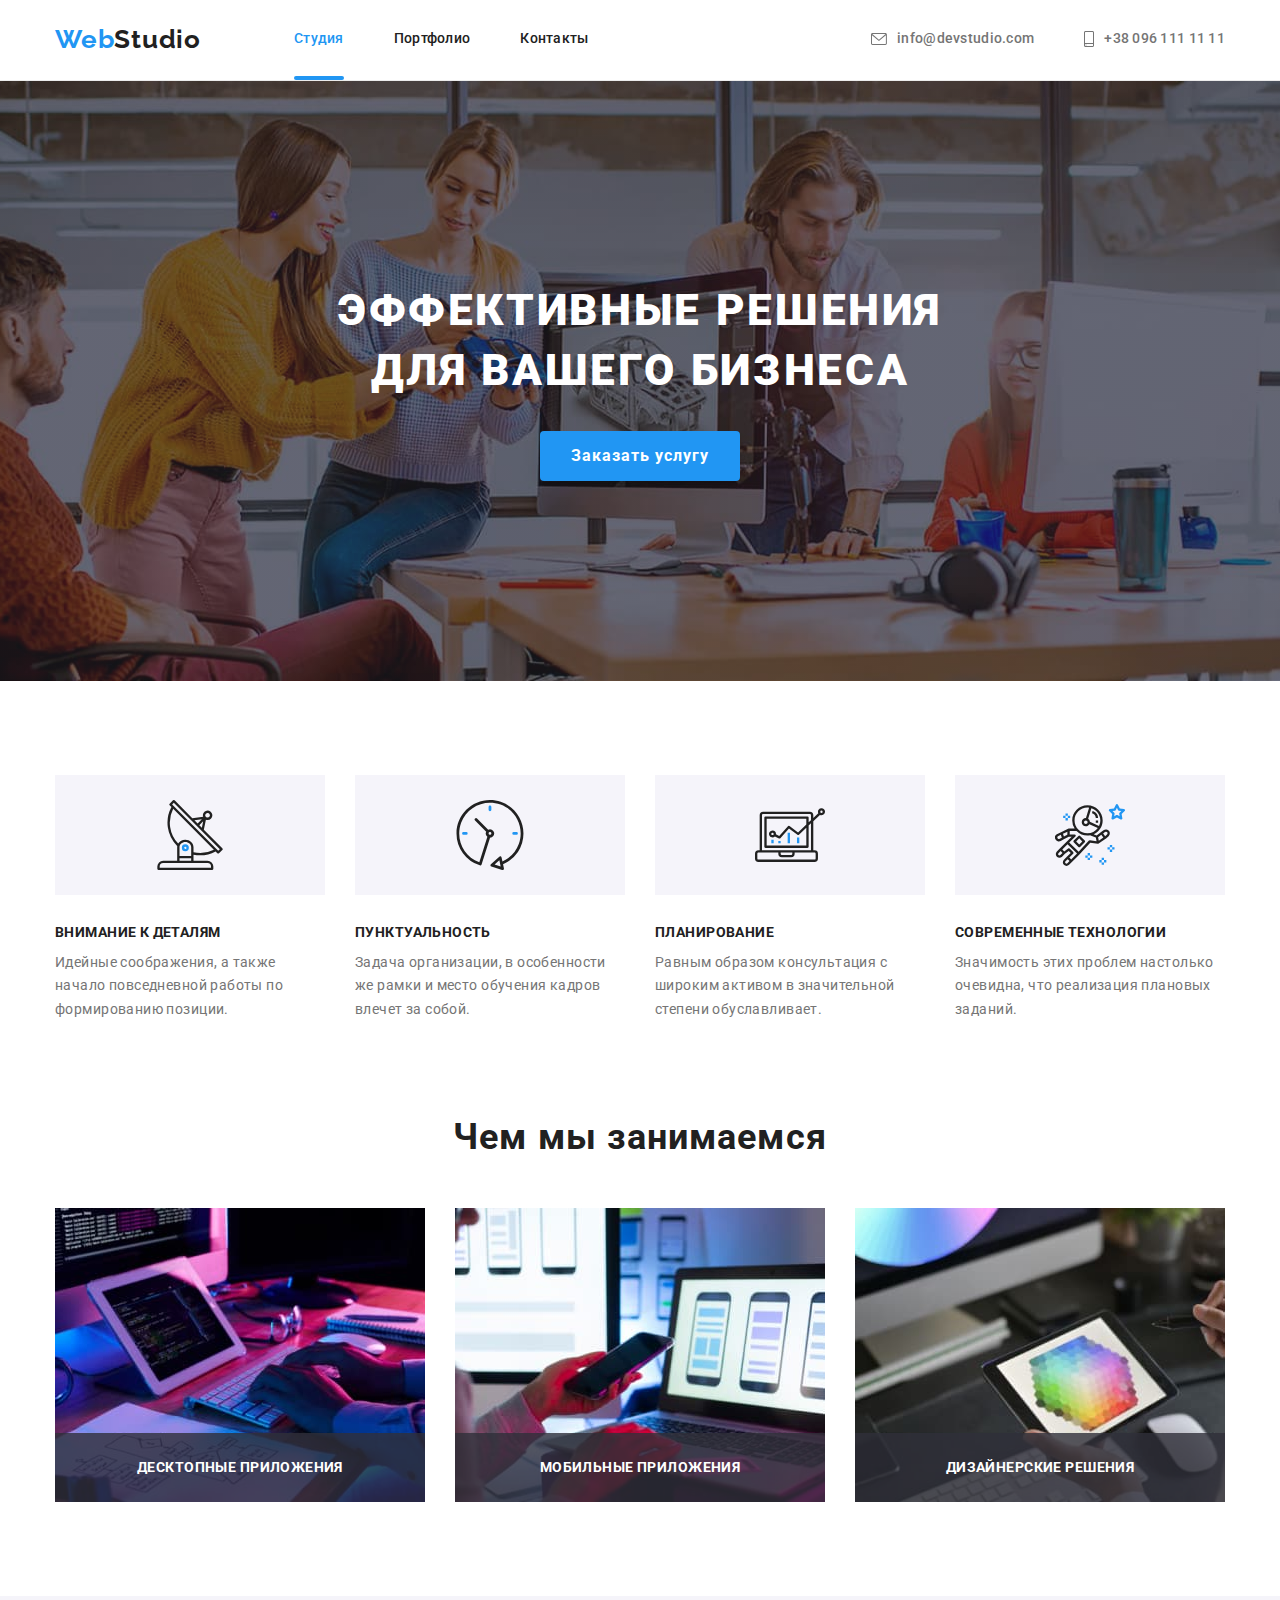
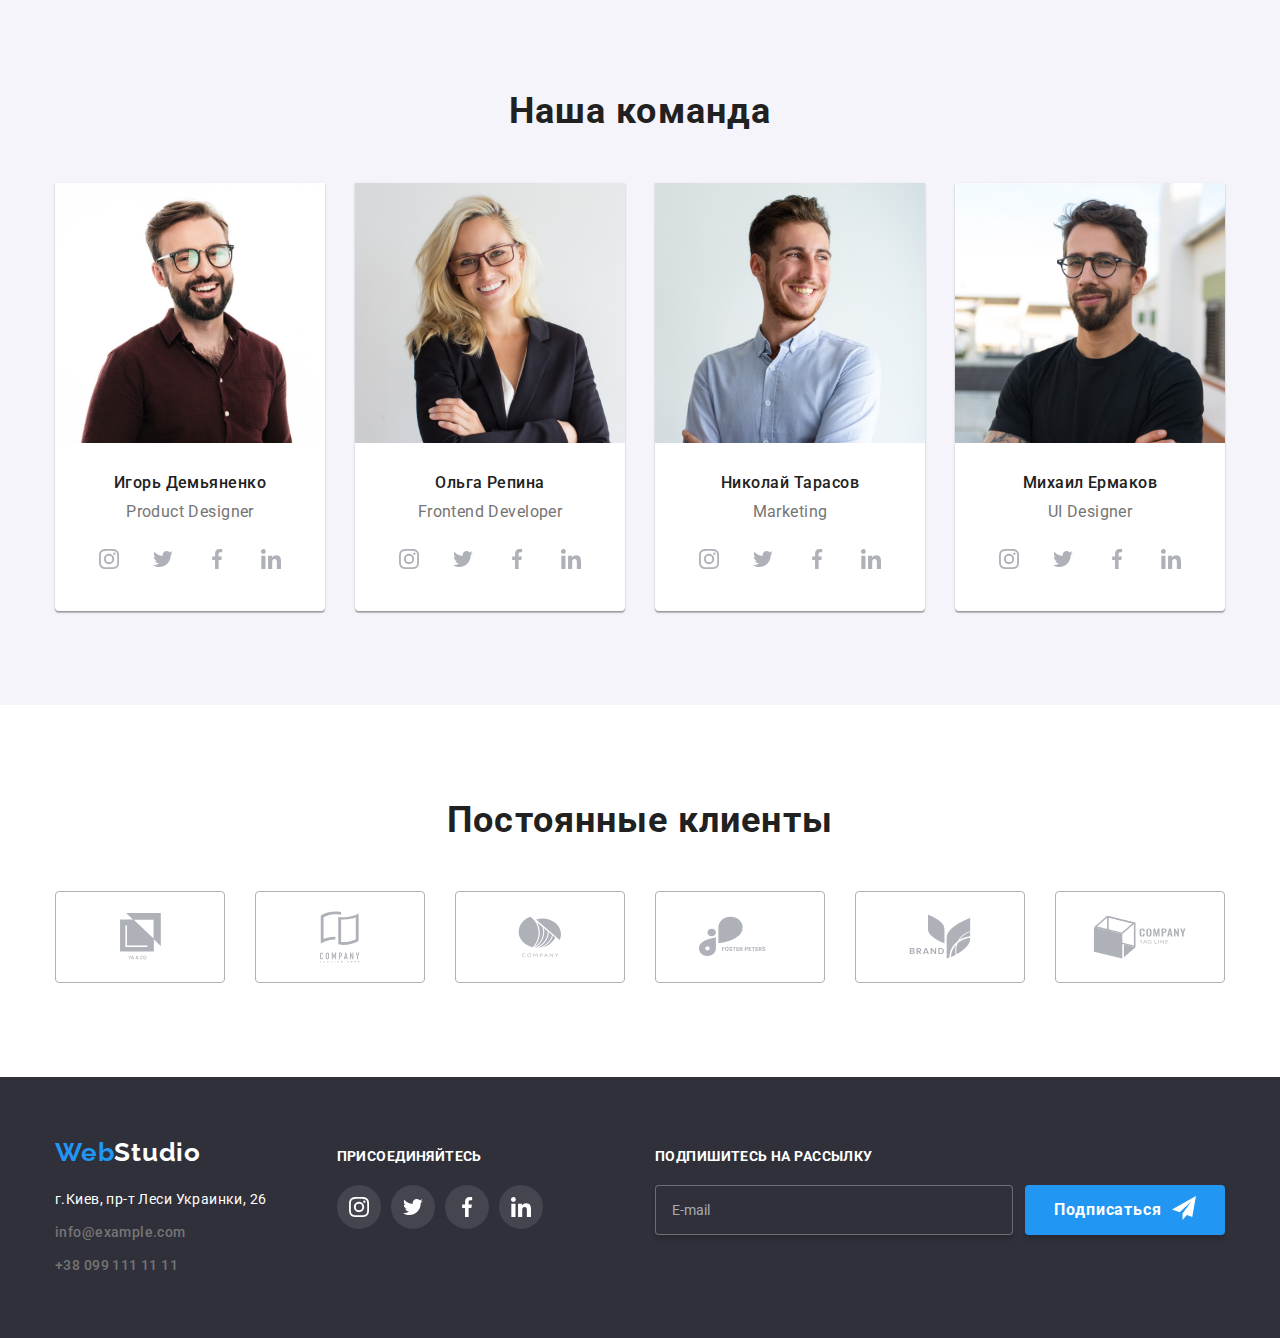
<file: index.html>
<!DOCTYPE html>
<html lang="ru">

<head>
  <meta charset="UTF-8">
  <meta http-equiv="X-UA-Compatible" content="IE=edge">
  <meta name="viewport" content="width=device-width, initial-scale=1.0">
  <link href="https://fonts.googleapis.com/css2?family=Raleway:wght@700&family=Roboto:wght@400;500;700;900&display=swap"
    rel="stylesheet">
  <link rel="stylesheet" href="https://cdnjs.cloudflare.com/ajax/libs/modern-normalize/1.1.0/modern-normalize.min.css"> 
  <link rel="stylesheet" href="./css/styles.css">
  <title>Web Studio</title>
</head>

<body>
<header class="header">
  <!-- Навигация -->
  <div class="container">
    <a href="./index.html" class="logo"><span class="logo-accent">Web</span>Studio</a>
    <nav class="main-nav">
      <ul class="site-nav">
        <li class="item"><a href="./index.html" class="link current">Студия</a></li>
        <li class="item"><a href="./portfolio.html" class="link">Портфолио</a></li>
        <li class="item"><a href="" class="link">Контакты</a></li>
      </ul>
    </nav>
    <!-- Контакты -->
    <ul class="contacts">
      <li>
        <a href="mailto:info@devstudio.com" class="link">
        <svg class="icon" width="16px" height="12px">
          <use href="./images/sprite.svg#icon-envelope"></use>
        </svg>
        info@devstudio.com
      </a>
      </li>
      <li>
        <a href="tel:+380961111111" class="link">
          <svg class="icon" width="10px" height="16px">
            <use href="./images/sprite.svg#icon-smartphone"></use>
          </svg>
        +38 096 111 11 11
      </a>
    </li>
    </ul>
  </div>
</header>

<main>
  <!-- Герой -->
  <section class="hero">
    <div class="container">
      <h1 class="hero-title">Эффективные решения для вашего бизнеса</h1>
      <button type="button" class="button" data-modal-open>Заказать услугу</button>
    </div>
  </section>
  <!--Особенности-->
  <section class="features">
    <div class="container">
      <h2 class="title">Особенности</h2>
      <ul class="cards">
        <li class="item">
          <div class="thumb">
            <svg class="icon" width="70px" height="70px">
              <use href="./images/sprite.svg#icon-antenn"></use>
            </svg>
          </div>
          <h3 class="heading">Внимание к деталям</h3>
          <p>Идейные соображения, а также начало повседневной работы по формированию позиции.</p>
        </li>
        <li class="item">
          <div class="thumb">
            <svg class="icon" width="70px" height="70px">
              <use href="./images/sprite.svg#icon-clock"></use>
            </svg>
          </div>
          <h3 class="heading">Пунктуальность</h3>
          <p>Задача организации, в особенности же рамки и место обучения кадров влечет за собой.</p>
        </li>
        <li class="item">
          <div class="thumb">
            <svg class="icon" width="70px" height="70px">
              <use href="./images/sprite.svg#icon-diagram"></use>
            </svg>
          </div>
          <h3 class="heading">Планирование</h3>
          <p>Равным образом консультация с широким активом в значительной степени обуславливает.</p>
        </li>
        <li class="item">
          <div class="thumb">
            <svg class="icon" width="70px" height="70px">
              <use href="./images/sprite.svg#icon-astronaut"></use>
            </svg>
          </div>
          <h3 class="heading">Современные технологии</h3>
          <p>Значимость этих проблем настолько очевидна, что реализация плановых заданий.</p>
        </li>
      </ul>
    </div>
  </section>
  <!-- Направление -->
  <section class="work">
    <div class="container">
      <h2 class="title">Чем мы занимаемся</h2>
      <ul class="cards">
        <li class="item">
          <a href=""><img src="./images/7.jpg" width="370" alt="Человек печатает">
            <div class="thumb">
              <h3 class="heading">Десктопные приложения</h3>
            </div>
          </a>
        </li>
        <li class="item">
          <a href=""><img src="./images/1.jpg" width="370" alt="Человек смотрит в экран телефона">
            <div class="thumb">
              <h3 class="heading">Мобильные приложения</h3>
            </div>
          </a>
        </li>
        <li class="item">
          <a href=""><img src="./images/2.jpg" width="370" alt="Человек смотрит в экран планшета">
            <div class="thumb">
              <h3 class="heading">Дизайнерские решения</h3>
            </div>
          </a>
        </li>
      </ul>
    </div>
  </section>
  <!-- Команда -->
  <section class="team">
    <div class="container">
      <h2 class="title">Наша команда</h2>
      <ul class="cards">
        <li class="item">
          <div class="card">
            <img src="./images/3.jpg" width="270" alt="Сотрудник компании">
            <h3 class="heading">Игорь Демьяненко</h3>
            <p>Product Designer</p>
            <ul class="social-links">
              <li>
                <a href="" class="link">
                  <svg class="icon" width="20px" height="20px"><use href="./images/sprite.svg#icon-instagram"></use></svg>
                </a>
              </li>
              <li>
                <a href="" class="link">
                  <svg class="icon" width="20px" height="20px">
                    <use href="./images/sprite.svg#icon-twitter"></use>
                  </svg>
                </a>
              </li>
              <li>
                <a href="" class="link">
                  <svg class="icon" width="20px" height="20px">
                    <use href="./images/sprite.svg#icon-facebook"></use>
                  </svg>
                </a>
              </li>
              <li>
                <a href="" class="link">
                  <svg class="icon" width="20px" height="20px">
                    <use href="./images/sprite.svg#icon-linkedin"></use>
                  </svg>
                </a>
              </li>
            </ul>
          </div>
        </li>
        <li class="item">
          <div class="card">
            <img src="./images/4.jpg" width="270" alt="Сотрудник компании">
            <h3 class="heading">Ольга Репина</h3>
            <p>Frontend Developer</p>
            <ul class="social-links">
              <li>
                <a href="" class="link">
                  <svg class="icon" width="20px" height="20px">
                    <use href="./images/sprite.svg#icon-instagram"></use>
                  </svg>
                </a>
              </li>
              <li>
                <a href="" class="link">
                  <svg class="icon" width="20px" height="20px">
                    <use href="./images/sprite.svg#icon-twitter"></use>
                  </svg>
                </a>
              </li>
              <li>
                <a href="" class="link">
                  <svg class="icon" width="20px" height="20px">
                    <use href="./images/sprite.svg#icon-facebook"></use>
                  </svg>
                </a>
              </li>
              <li>
                <a href="" class="link">
                  <svg class="icon" width="20px" height="20px">
                    <use href="./images/sprite.svg#icon-linkedin"></use>
                  </svg>
                </a>
              </li>
            </ul>
          </div>
        </li>
        <li class="item">
          <div class="card">
            <img src="./images/5.jpg" width="270" alt="Сотрудник компании">
            <h3 class="heading">Николай Тарасов</h3>
            <p>Marketing</p>
            <ul class="social-links">
              <li>
                <a href="" class="link">
                  <svg class="icon" width="20px" height="20px">
                    <use href="./images/sprite.svg#icon-instagram"></use>
                  </svg>
                </a>
              </li>
              <li>
                <a href="" class="link">
                  <svg class="icon" width="20px" height="20px">
                    <use href="./images/sprite.svg#icon-twitter"></use>
                  </svg>
                </a>
              </li>
              <li>
                <a href="" class="link">
                  <svg class="icon" width="20px" height="20px">
                    <use href="./images/sprite.svg#icon-facebook"></use>
                  </svg>
                </a>
              </li>
              <li>
                <a href="" class="link">
                  <svg class="icon" width="20px" height="20px">
                    <use href="./images/sprite.svg#icon-linkedin"></use>
                  </svg>
                </a>
              </li>
            </ul>
          </div>
        </li>
        <li class="item">
          <div class="card">
            <img src="images/6.jpg" width="270" alt="Сотрудник компании">
            <h3 class="heading">Михаил Ермаков</h3>
            <p>UI Designer</p>
            <ul class="social-links">
              <li>
                <a href="" class="link">
                  <svg class="icon" width="20px" height="20px">
                    <use href="./images/sprite.svg#icon-instagram"></use>
                  </svg>
                </a>
              </li>
              <li>
                <a href="" class="link">
                  <svg class="icon" width="20px" height="20px">
                    <use href="./images/sprite.svg#icon-twitter"></use>
                  </svg>
                </a>
              </li>
              <li>
                <a href="" class="link">
                  <svg class="icon" width="20px" height="20px">
                    <use href="./images/sprite.svg#icon-facebook"></use>
                  </svg>
                </a>
              </li>
              <li>
                <a href="" class="link">
                  <svg class="icon" width="20px" height="20px">
                    <use href="./images/sprite.svg#icon-linkedin"></use>
                  </svg>
                </a>
              </li>
            </ul>
          </div>
        </li>
      </ul>
    </div>
  </section>
  <section class="clients">
    <div class="container">
      <h2 class="title">Постоянные клиенты</h2>
      <ul class="cards">
        <li class="card-item">
          <a href="" class="link">
            <svg class="icon" width="41px" height="46.7px">
              <use href="./images/sprite.svg#icon-group-1"></use>
            </svg>
          </a>
        </li>
        <li class="card-item">
          <a href="" class="link">
            <svg class="icon" width="40" height="52">
              <use href="./images/sprite.svg#icon-group-2"></use>
            </svg>
          </a>
        </li>
        <li class="card-item">
          <a href="" class="link">
            <svg class="icon" width="43.46" height="41.18">
              <use href="./images/sprite.svg#icon-group-3"></use>
            </svg>
          </a>
        </li>
        <li class="card-item">
          <a href="" class="link">
            <svg class="icon" width="84.44" height="40.62">
              <use href="./images/sprite.svg#icon-group-4"></use>
            </svg>
          </a>
        </li>
        <li class="card-item">
          <a href="" class="link">
            <svg class="icon" width="62.54" height="45.43">
              <use href="./images/sprite.svg#icon-group-5"></use>
            </svg>
          </a>
        </li>
        <li class="card-item">
          <a href="" class="link">
            <svg class="icon" width="93.79" height="43.93">
              <use href="./images/sprite.svg#icon-group-6"></use>
            </svg>
          </a>
        </li>
      </ul>
    </div>
  </section>
  <!-- modal window -->
  <div class="modal-overlay is-hidden" data-modal>
    <div class="modal">
      <button class="modal-close" type="button" data-modal-close></button>
      <form class="modal-form">
        <h2 class="title">Оставьте свои данные, мы вам перезвоним</h2>
        <ul class="inputs">
          <li class="item">
            <label class="form-field">
              <span class="label">Имя</span>
              <svg class="icon" width="18" height="18">
                <use href="./images/sprite.svg#person-icon"></use>
              </svg>
              <input class="input" type="text" name="name">
            </label>
          </li>
          <li class="item">
            <label class="form-field">
              <span class="label">Телефон</span>
              <svg class="icon" width="18" height="18">
                <use href="./images/sprite.svg#phone-icon"></use>
              </svg>
              <input class="input" type="tel" name="tel">
            </label>
          </li>
          <li class="item">
            <label class="form-field">
              <span class="label">Почта</span>
              <svg class="icon" width="18" height="18">
                <use href="./images/sprite.svg#email-icon"></use>
              </svg>
              <input class="input" type="email" name="email">
            </label>
          </li>
          <li class="item">
            <label class="form-field">
              <span class="label">Коментарий</span>
              <textarea class="textarea" name="comment" placeholder="Введите текст"></textarea>
            </label>
          </li>
        </ul>
        <label class="check">
          <input class="checkbox visually-hidden" type="checkbox" name="rights" value="accepted">
          <span class="check-input"></span>
          <span class="label">Соглашаюсь с рассылкой и принимаю</span>
          <a href="" class="link">Условия договора</a>
        </label>
        <button class="button" type="submit">Отправить</button>
      </form>
    </div>
  </div>
</main>

<footer class="footer">
  <div class="container">
    <div class="column">
      <a href="" class="logo"><span class="logo-accent">Web</span>Studio</a>
      <address class="address">
        <p>г.Киев, пр-т Леси Украинки, 26</p>
        <div class="items">
          <a href="mailto:info@example.com" class="link">info@example.com</a>
          <a href="tel:+380991111111" class="link">+38 099 111 11 11</a>
        </div>
      </address>
    </div>
    <div class="column">
      <h3 class="heading">Присоединяйтесь</h3>
      <ul class="social-links">
        <li>
          <a href="" class="social-link">
            <svg class="icon" width="20px" height="20px">
              <use href="./images/sprite.svg#icon-instagram"></use>
            </svg>
          </a>
        </li>
        <li>
          <a href="" class="social-link">
            <svg class="icon" width="20px" height="20px">
              <use href="./images/sprite.svg#icon-twitter"></use>
            </svg>
          </a>
        </li>
        <li>
          <a href="" class="social-link">
            <svg class="icon" width="20px" height="20px">
              <use href="./images/sprite.svg#icon-facebook"></use>
            </svg>
          </a>
        </li>
        <li>
          <a href="" class="social-link">
            <svg class="icon" width="20px" height="20px">
              <use href="./images/sprite.svg#icon-linkedin"></use>
            </svg>
          </a>
        </li>
      </ul>
    </div>
    <div class="column">
      <form class="footer-form">
        <div class="form-column">
          <h3 class="heading">Подпишитесь на рассылку</h3>
          <input class="input" type="email" name="email" placeholder="E-mail">
        </div>
        <button class="button" type="submit">Подписаться</button>
      </form>
    </div>
  </div>
</footer>
<script src="./js/modal.js"></script>
</body>

</html>
</file>
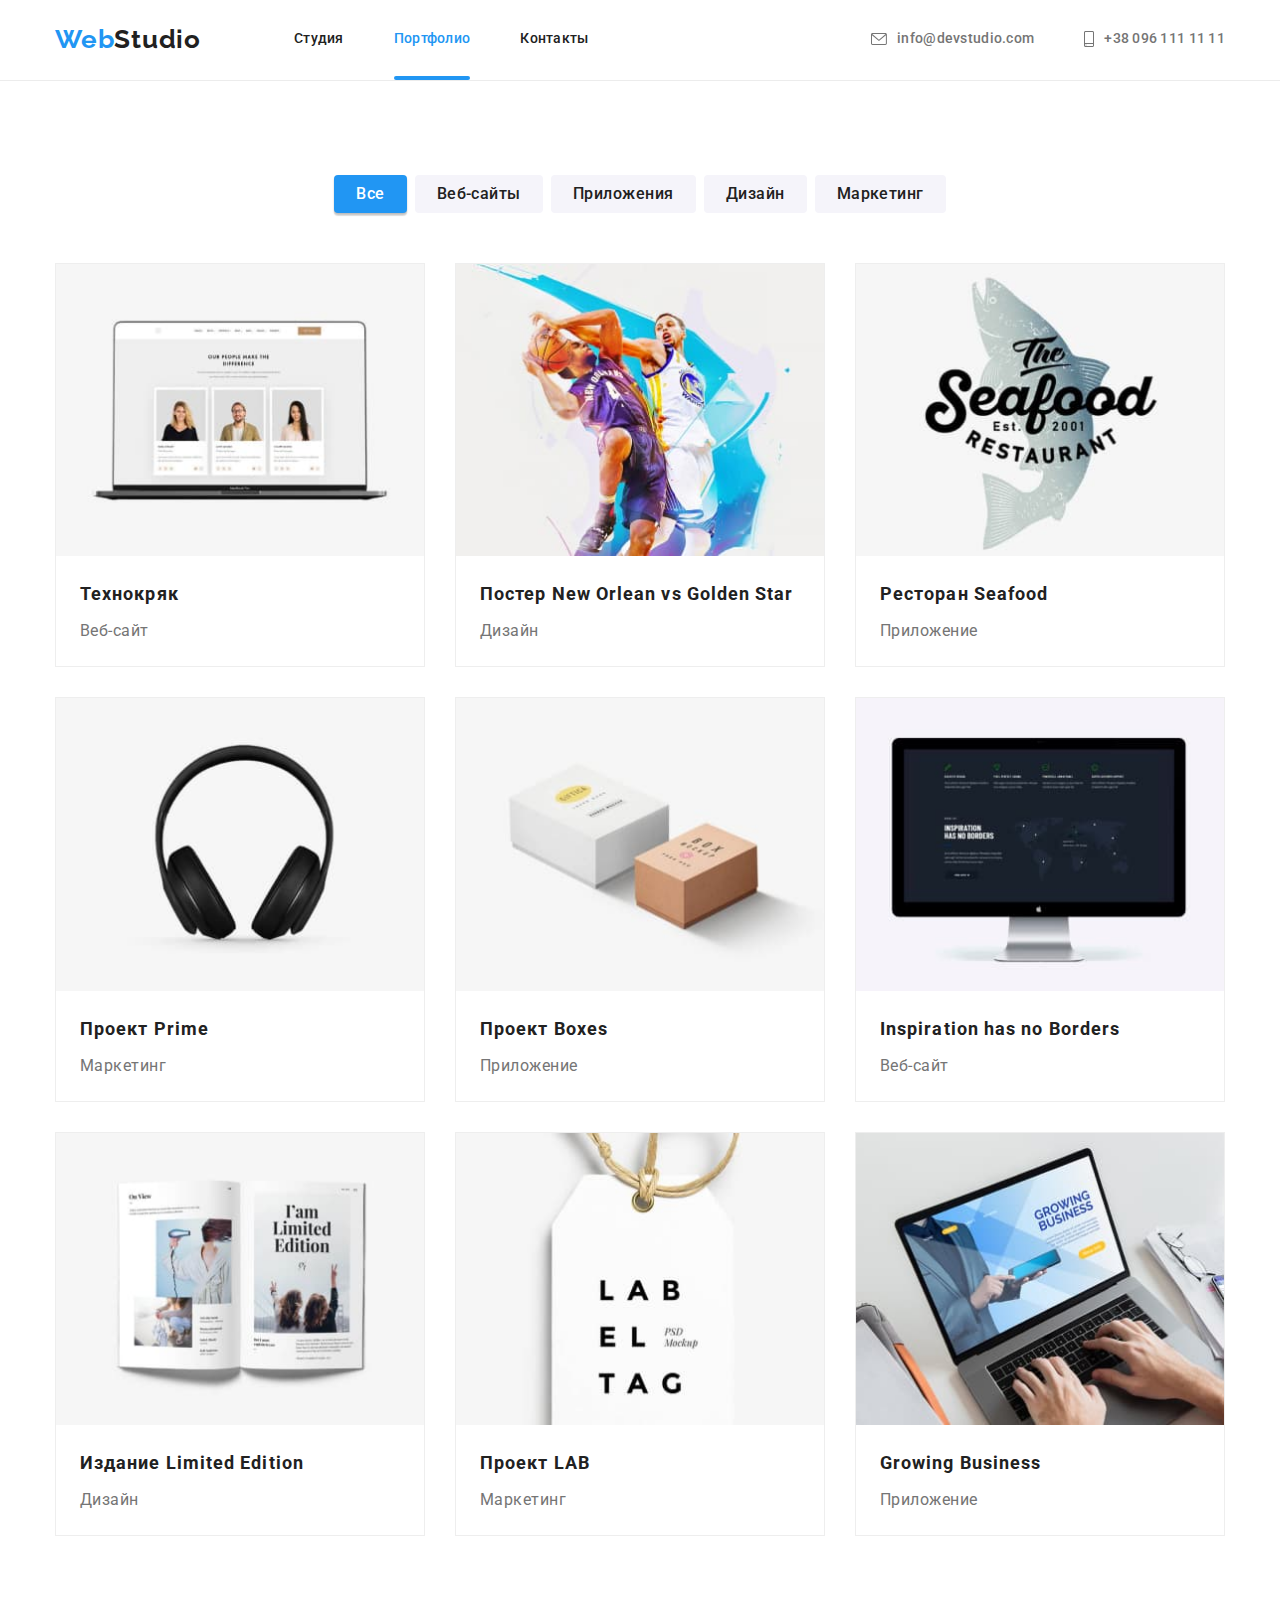
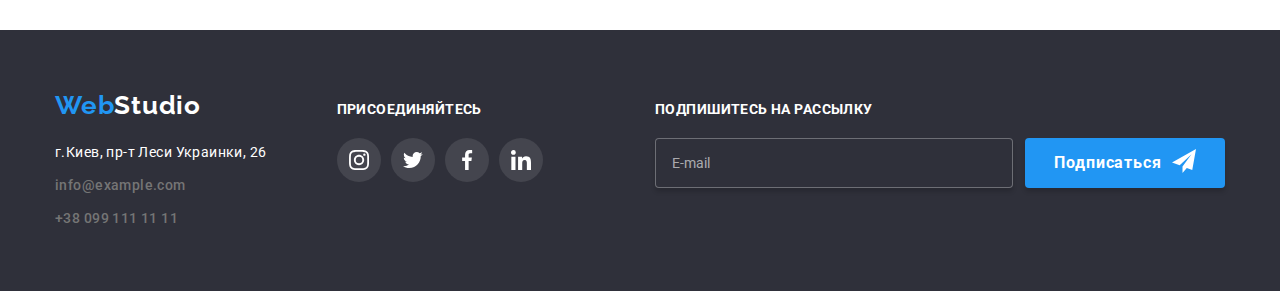
<file: portfolio.html>
<!DOCTYPE html>
<html lang="ru">

<head>
  <meta charset="UTF-8">
  <meta http-equiv="X-UA-Compatible" content="IE=edge">
  <meta name="viewport" content="width=device-width, initial-scale=1.0">
  <link href="https://fonts.googleapis.com/css2?family=Raleway:wght@700&family=Roboto:wght@400;500;700;900&display=swap"
    rel="stylesheet">
  <link rel="stylesheet" href="https://cdnjs.cloudflare.com/ajax/libs/modern-normalize/1.1.0/modern-normalize.min.css">
  <link rel="stylesheet" href="./css/styles.css">
  <title>Web Studio</title>
</head>

<body>
<header class="header">
  <!-- Навигация -->
  <div class="container">
    <a href="./index.html" class="logo"><span class="logo-accent">Web</span>Studio</a>
    <nav class="main-nav">
      <ul class="site-nav">
        <li class="item"><a href="./index.html" class="link">Студия</a></li>
        <li class="item"><a href="./portfolio.html" class="link current">Портфолио</a></li>
        <li class="item"><a href="" class="link">Контакты</a></li>
      </ul>
    </nav>
    <!-- Контакты -->
    <ul class="contacts">
      <li>
        <a href="mailto:info@devstudio.com" class="link">
          <svg class="icon" width="16px" height="12px">
            <use href="./images/sprite.svg#icon-envelope"></use>
          </svg>
          info@devstudio.com
        </a>
      </li>
      <li>
        <a href="tel:+380961111111" class="link">
          <svg class="icon" width="10px" height="16px">
            <use href="./images/sprite.svg#icon-smartphone"></use>
          </svg>
          +38 096 111 11 11
        </a>
      </li>
    </ul>
  </div>
</header>

<main>
<section class="portfolio">
  <div class="container">
    <h1 class="title">Наши работы</h1>
    <ul class="buttons">
      <li class="item"><button type="button" class="portfolio-nav current">Все</button></li>
      <li class="item"><button type="button" class="portfolio-nav">Веб-сайты</button></li>
      <li class="item"><button type="button" class="portfolio-nav">Приложения</button></li>
      <li class="item"><button type="button" class="portfolio-nav">Дизайн</button></li>
      <li class="item"><button type="button" class="portfolio-nav">Маркетинг</button></li>
    </ul>
    <ul class="cards">
      <li class="card-item">
          <a href="" class="portfolio-link">
            <div class="card-thumb">
              <img src="./images/img1.jpg" width="370" alt="Ноутбук">
              <div class="overlay">
                <p class="overlay-text">
                  Технокряк это современная площадка распространения коронавируса. Компании используют эту платформу для цифрового
                  шпионажа и атак на защищённые сервера конкурентов.
                </p>
              </div>
            </div>
            <h2 class="heading">Технокряк</h2>
            <p>Веб-сайт</p>
          </a>
      </li>
      <li class="card-item">
          <a href="" class="portfolio-link">
            <div class="card-thumb">
              <img src="./images/img2.jpg" width="370" alt="Два баскетболиста">
              <div class="overlay">
                <p class="overlay-text">
                  Технокряк это современная площадка распространения коронавируса. Компании используют эту платформу для цифрового
                  шпионажа и атак на защищённые сервера конкурентов.
                </p>
              </div>
            </div>
            <h2 class="heading">Постер New Orlean vs Golden Star</h2>
            <p>Дизайн</p>
          </a>
      </li>
      <li class="card-item">
          <a href="" class="portfolio-link">
            <div class="card-thumb">
              <img src="./images/img3.jpg" width="370" alt="Логотип ресторана">
              <div class="overlay">
                <p class="overlay-text">
                  Технокряк это современная площадка распространения коронавируса. Компании используют эту платформу для цифрового
                  шпионажа и атак на защищённые сервера конкурентов.
                </p>
              </div>
            </div>
            <h2 class="heading">Ресторан Seafood</h2>
            <p>Приложение</p>
          </a>
      </li>
      <li class="card-item">
          <a href="" class="portfolio-link">
            <div class="card-thumb">
              <img src="./images/img4.jpg" width="370" alt="Наушники">
              <div class="overlay">
                <p class="overlay-text">
                  Технокряк это современная площадка распространения коронавируса. Компании используют эту платформу для цифрового
                  шпионажа и атак на защищённые сервера конкурентов.
                </p>
              </div>
            </div>
            <h2 class="heading">Проект Prime</h2>
            <p>Маркетинг</p>
          </a>
      </li>
      <li class="card-item">
          <a href="" class="portfolio-link">
            <div class="card-thumb">
              <img src="./images/img5.jpg" width="370" alt="Две коробки">
              <div class="overlay">
                <p class="overlay-text">
                  Технокряк это современная площадка распространения коронавируса. Компании используют эту платформу для цифрового
                  шпионажа и атак на защищённые сервера конкурентов.
                </p>
              </div>
            </div>
            <h2 class="heading">Проект Boxes</h2>
            <p>Приложение</p>
          </a>
      </li>
      <li class="card-item">
          <a href="" class="portfolio-link">
            <div class="card-thumb">
              <img src="./images/img6.jpg" width="370" alt="Монитор">
              <div class="overlay">
                <p class="overlay-text">
                  Технокряк это современная площадка распространения коронавируса. Компании используют эту платформу для цифрового
                  шпионажа и атак на защищённые сервера конкурентов.
                </p>
              </div>
            </div>
            <h2 class="heading">Inspiration has no Borders</h2>
            <p>Веб-сайт</p>
          </a>
      </li>
      <li class="card-item">
          <a href="" class="portfolio-link">
            <div class="card-thumb">
              <img src="./images/img7.jpg" width="370" alt="Развернутый журнал">
              <div class="overlay">
                <p class="overlay-text">
                  Технокряк это современная площадка распространения коронавируса. Компании используют эту платформу для цифрового
                  шпионажа и атак на защищённые сервера конкурентов.
                </p>
              </div>
            </div>
            <h2 class="heading">Издание Limited Edition</h2>
            <p>Дизайн</p>
          </a>
      </li>
      <li class="card-item">
          <a href="" class="portfolio-link">
            <div class="card-thumb">
              <img src="./images/img8.jpg" width="370" alt="Этикетка с логотипом">
              <div class="overlay">
                <p class="overlay-text">
                  Технокряк это современная площадка распространения коронавируса. Компании используют эту платформу для цифрового
                  шпионажа и атак на защищённые сервера конкурентов.
                </p>
              </div>
            </div>
            <h2 class="heading">Проект LAB</h2>
            <p>Маркетинг</p>
          </a>
      </li>
      <li class="card-item">
          <a href="" class="portfolio-link">
            <div class="card-thumb">
              <img src="./images/img9.jpg" width="370" alt="Ноутбук и человеческие руки">
              <div class="overlay">
                <p class="overlay-text">
                  Технокряк это современная площадка распространения коронавируса. Компании используют эту платформу для цифрового
                  шпионажа и атак на защищённые сервера конкурентов.
                </p>
              </div>
            </div>
            <h2 class="heading">Growing Business</h2>
            <p>Приложение</p>
          </a>
      </li>
    </ul>
  </div>
</section>
</main>

<footer class="footer">
  <div class="container">
    <div class="column">
      <a href="" class="logo"><span class="logo-accent">Web</span>Studio</a>
      <address class="address">
        <p>г.Киев, пр-т Леси Украинки, 26</p>
        <div class="items">
          <a href="mailto:info@example.com" class="link">info@example.com</a>
          <a href="tel:+380991111111" class="link">+38 099 111 11 11</a>
        </div>
      </address>
    </div>
    <div class="column">
      <h3 class="heading">Присоединяйтесь</h3>
      <ul class="social-links">
        <li>
          <a href="" class="social-link">
            <svg class="icon" width="20px" height="20px">
              <use href="./images/sprite.svg#icon-instagram"></use>
            </svg>
          </a>
        </li>
        <li>
          <a href="" class="social-link">
            <svg class="icon" width="20px" height="20px">
              <use href="./images/sprite.svg#icon-twitter"></use>
            </svg>
          </a>
        </li>
        <li>
          <a href="" class="social-link">
            <svg class="icon" width="20px" height="20px">
              <use href="./images/sprite.svg#icon-facebook"></use>
            </svg>
          </a>
        </li>
        <li>
          <a href="" class="social-link">
            <svg class="icon" width="20px" height="20px">
              <use href="./images/sprite.svg#icon-linkedin"></use>
            </svg>
          </a>
        </li>
      </ul>
    </div>
    <div class="column">
      <form class="footer-form">
        <div class="form-column">
          <h3 class="heading">Подпишитесь на рассылку</h3>
          <input class="input" type="email" name="email" placeholder="E-mail">
        </div>
        <button class="button" type="submit">Подписаться</button>
      </form>
    </div>
  </div>
</footer>
</body>

</html>
</file>
<file: css/styles.css>
:root {
  --primary-text-color: #757575;
  --secondary-text-color: #212121;
  --additional-text-color: #ffffff;
  --bg-color: #ffffff;
  --secondary-bg-color: #f5f4fa;
  --accent: #2196f3;
  --animation: cubic-bezier(0.4, 0, 0.2, 1);
}

body {
  background-color: var(--bg-color);
  color: var(--primary-text-color);

  font-family: Roboto, sans-serif;
  font-weight: 400;
  font-size: 14px;
  line-height: 1.71;
  letter-spacing: 0.03em;
}

.container {
  margin: 0 auto;
  width: 1200px;
  padding: 0 15px;
}

/* утилиты */
ul {
  list-style: none;
  padding: 0;
  margin: 0;
}

img {
  display: block;
  width: 100%;
  height: auto;
}
/* убрал зазор в 4px */

/* header */
.logo {
  color: var(--secondary-text-color);

  font-family: Raleway, sans-serif;
  font-weight: 700;
  font-size: 26px;
  line-height: 1.19;
  letter-spacing: 0.03em;
  text-decoration: none;
}

.logo-accent {
  color: var(--accent);
}

.site-nav .link {
  color: var(--secondary-text-color);
}

.link:hover,
.link:focus {
  color: var(--accent);
}

.link.current {
  color: var(--accent);
}

.site-nav > .item {
  position: relative;
}

.link.current::after {
  position: absolute;
  top: 45px;
  left: 0;
  content: '';
  width: 100%;
  height: 4px;
  border-radius: 2px;

  background-color: var(--accent);
}

.link {
  color: var(--primary-text-color);

  font-weight: 500;
  font-size: 14px;
  line-height: 1.14;
  letter-spacing: 0.02em;
  text-decoration: none;

  transition: color 250ms var(--animation);
}

.header .link {
  display: flex;
  align-items: center;
}

.header {
  padding-top: 24px;
  padding-bottom: 25px;

  border-bottom: 1px solid #ececec;
}

.header > .container {
  display: flex;
  align-items: center;
}

.main-nav {
  display: flex;
  align-items: center;
}

.site-nav {
  display: flex;
  margin-left: 93px;
}

.site-nav > .item:not(:last-child) {
  margin-right: 50px;
}

.contacts {
  display: flex;
  margin-left: auto;
  text-align: center;
}

.contacts li:last-child {
  margin-left: 50px;
}

.header .icon {
  fill: currentColor;
  margin-right: 10px;
}

/* main */
/* Герой */

.hero {
  padding-top: 200px;
  padding-bottom: 200px;

  color: var(--additional-text-color);
  background-color: #2f303a;
  background-image: linear-gradient(to right, rgba(47, 48, 58, 0.4), rgba(47, 48, 58, 0.4)),
    url(../images/bg.jpg);
  background-repeat: no-repeat;
  background-position: 50% 50%;

  text-align: center;
}

.hero-title {
  margin: 0 252px 30px;

  font-weight: 900;
  font-size: 44px;
  line-height: 1.36;
  letter-spacing: 0.06em;
  text-transform: uppercase;
}

.button {
  border-radius: 4px;
  height: 50px;
  width: 200px;
  border: none;

  background-color: var(--accent);
  color: var(--additional-text-color);
  box-shadow: 0px 4px 4px rgba(0, 0, 0, 0.15);

  font-family: Roboto, sans-serif;
  font-weight: 700;
  font-size: 16px;
  line-height: 1.87;
  text-align: center;
  letter-spacing: 0.06em;

  cursor: pointer;
}

/* Особенности */

.features {
  padding-top: 94px;
  padding-bottom: 94px;
}

.features .title {
  display: none;
}

.features .cards {
  display: flex;
  flex-wrap: wrap;
  margin: -15px;
}

.features .item {
  width: 270px;
  margin: 15px;
}

.heading {
  margin: 0 0 10px;

  color: var(--secondary-text-color);

  font-weight: 700;
  font-size: 14px;
  line-height: 1.14;
  letter-spacing: 0.03em;
  text-transform: uppercase;
}

.features p {
  margin: 0;
}

.features .thumb {
  display: flex;
  align-items: center;
  justify-content: center;
  width: 270px;
  height: 120px;
  background-color: #f5f4fa;
  margin-bottom: 30px;
}

/* Направление */

.work {
  padding-bottom: 94px;
}

.title {
  color: var(--secondary-text-color);

  font-weight: 700;
  font-size: 36px;
  line-height: 1.17;
  text-align: center;
  letter-spacing: 0.03em;
}

.work .title {
  margin-top: 0;
  margin-bottom: 50px;
}

.work .cards {
  display: flex;
  flex-wrap: wrap;
  margin: -15px;
}

.work .item {
  position: relative;
  margin: 15px;
}

.work .thumb {
  position: absolute;
  bottom: 0;
  width: 100%;
  background-color: rgba(47, 48, 58, 0.8);
}

.work .heading {
  padding-top: 27px;
  padding-bottom: 27px;
  margin: 0;
  text-align: center;

  color: var(--additional-text-color);
}

/* Команда */

.team {
  padding-bottom: 94px;
  padding-top: 94px;

  background-color: var(--secondary-bg-color);

  font-size: 16px;
  line-height: 1.19;
}

.team .cards {
  display: flex;
  margin: -15px;
}

.team .heading {
  margin-top: 30px;
  margin-bottom: 10px;

  font-weight: 500;
  font-size: 16px;
  line-height: 1.19;
  text-transform: none;
  text-align: center;
}

.team p {
  margin-top: 0;
  margin-bottom: 16px;
  text-align: center;
}

.team .title {
  margin-top: 0;
  margin-bottom: 50px;
}

.team .card {
  width: 270px;

  background-color: var(--bg-color);
  box-shadow: 0px 1px 3px rgba(0, 0, 0, 0.12), 0px 1px 1px rgba(0, 0, 0, 0.14),
    0px 2px 1px rgba(0, 0, 0, 0.2);
  border-radius: 0px 0px 4px 4px;
}

.team .item {
  margin: 15px;
}

.team .social-links {
  display: flex;
  justify-content: space-between;
  padding-right: 32px;
  padding-left: 32px;
  padding-bottom: 30px;
}

.team .link {
  display: flex;
  align-items: center;
  justify-content: center;
  width: 44px;
  height: 44px;
  border-radius: 50%;

  color: #afb1b8;

  transition: color 250ms var(--animation), background-color 250ms var(--animation);
}

.team .link:hover,
.team .link:focus {
  color: #ffffff;
  background-color: var(--accent);
}

.icon {
  fill: currentColor;
}

/* Наши клиенты */

.clients {
  padding-top: 94px;
  padding-bottom: 94px;
}

.clients .title {
  margin-bottom: 50px;
  margin-top: 0;
}

.clients .cards {
  display: flex;
  flex-wrap: wrap;
  margin: -15px;
}

.clients .card-item {
  margin: 15px;
}

.clients .icon {
  fill: currentColor;
}

.clients .link:hover,
.clients .link:focus {
  color: var(--accent);
  border: 1px solid var(--accent);
}

.clients .link {
  display: flex;
  justify-content: center;
  align-items: center;
  width: 170px;
  height: 92px;
  border: 1px solid #afb1b8;
  border-radius: 4px;
  color: #afb1b8;
}

/* footer */

.footer {
  padding-top: 60px;
  padding-bottom: 60px;

  background-color: #2f303a;
}

.address {
  color: var(--additional-text-color);

  font-style: normal;
}

.address .link {
  padding-top: 0;
  padding-bottom: 0;
}

.address > p {
  margin-top: 0;
  margin-bottom: 9px;
}

.footer .logo {
  display: inline-block;
  margin-bottom: 20px;

  color: var(--additional-text-color);
}

.footer .link {
  line-height: 1.71;
  letter-spacing: 0.03em;
}

.footer .items {
  display: flex;
  flex-direction: column;
  align-items: start;
}

.footer .link:first-child {
  margin-bottom: 9px;
}

.footer .container {
  display: flex;
}

.footer .column:first-child {
  margin-right: 70px;
}

.footer .column:not(:first-child) {
  margin-top: 12px;
}

.footer .heading {
  margin-bottom: 20px;

  color: var(--additional-text-color);
}

.footer .social-links {
  display: flex;
  justify-content: space-between;
}

.footer .social-link {
  display: flex;
  justify-content: center;
  align-items: center;
  width: 44px;
  height: 44px;

  color: var(--additional-text-color);
  background-color: #44454e;
  border-radius: 50%;

  transition: background-color 250ms var(--animation);
}

.footer .social-links > li:not(:last-child) {
  margin-right: 10px;
}

.footer .social-link:hover,
.footer .social-link:focus {
  background-color: var(--accent);
}

/* form */

.footer .column:last-child {
  margin-left: auto;
}

.footer-form {
  display: flex;
}

.form-column {
  display: flex;
  flex-direction: column;
  margin-right: 12px;
}

.footer-form .input {
  width: 358px;
  height: 50px;
  padding: 15px 0 15px 16px;
  border: 1px solid rgba(255, 255, 255, 0.3);
  border-radius: 4px;

  color: var(--additional-text-color);
  background-color: #2f303a;
  box-shadow: 0px 4px 4px rgba(0, 0, 0, 0.15);
}

.footer-form .input::placeholder {
  color: rgba(255, 255, 255, 0.6);
}

.footer-form .button {
  display: flex;
  justify-content: center;
  align-items: center;
  align-self: flex-end;
  width: 200px;
  height: 50px;

  background-color: var(--accent);
}

.footer-form .button::after {
  content: '';
  height: 24px;
  width: 24px;
  display: inline-block;
  margin: 10px 0 13px 10px;
  background-image: url('../images/icon-send.svg');
}

/* portfolio */

.portfolio-nav {
  border-radius: 4px;
  border: none;
  height: 38px;
  padding: 6px 22px;

  background-color: #f5f4fa;
  color: var(--secondary-text-color);

  font-family: Roboto, sans-serif;
  font-weight: 500;
  font-size: 16px;
  line-height: 1.62;
  text-align: center;
  letter-spacing: 0.03em;

  cursor: pointer;

  transition: color 250ms var(--animation), background-color 250ms var(--animation),
    box-shadow 250ms var(--animation);
}

.portfolio .buttons {
  display: flex;
  justify-content: center;
  margin-bottom: 50px;
}

.portfolio .item:not(:last-child) {
  margin-right: 8px;
}

.portfolio-nav.current {
  background-color: var(--accent);
  color: var(--additional-text-color);
  box-shadow: 0px 3px 1px rgba(0, 0, 0, 0.1), 0px 1px 2px rgba(0, 0, 0, 0.08),
    0px 2px 2px rgba(0, 0, 0, 0.12);
}

.portfolio-nav:hover,
.portfolio-nav:focus {
  background-color: var(--accent);
  color: var(--additional-text-color);
  box-shadow: 0px 3px 1px rgba(0, 0, 0, 0.1), 0px 1px 2px rgba(0, 0, 0, 0.08),
    0px 2px 2px rgba(0, 0, 0, 0.12);
}

.portfolio .title {
  display: none;
}

.portfolio .cards {
  display: flex;
  flex-wrap: wrap;
  margin: -15px;
}

.portfolio .card-item {
  margin: 15px;
}

.portfolio-link {
  display: block;
  width: 370px;
  border: 1px solid #eeeeee;

  color: var(--primary-text-color);

  font-family: Roboto;
  font-weight: 400;
  font-size: 16px;
  line-height: 1.87;
  letter-spacing: 0.03em;
  text-decoration: none;
}

.portfolio-link:hover,
.portfolio-link:focus {
  box-shadow: 0px 1px 1px rgba(0, 0, 0, 0.12), 0px 4px 4px rgba(0, 0, 0, 0.06),
    1px 4px 6px rgba(0, 0, 0, 0.16);
}

.portfolio-link .heading {
  margin-bottom: 4px;
  padding-top: 20px;
  padding-left: 24px;

  font-weight: 700;
  font-size: 18px;
  line-height: 2;
  letter-spacing: 0.06em;
  text-transform: none;
}

.portfolio {
  padding-top: 94px;
  padding-bottom: 94px;
}

.portfolio-link > p {
  margin: 0;
  padding-bottom: 20px;
  padding-left: 24px;
}

.portfolio .card-thumb {
  position: relative;
  overflow: hidden;
}

.portfolio-link .overlay {
  position: absolute;
  transform: translateY(calc(100% + 1px));
  width: 100%;
  height: 100%;
  top: 0;

  background-color: rgba(33, 150, 243, 0.9);

  transition: transform 250ms var(--animation);
}

.portfolio-link:hover .overlay {
  transform: translateY(0);
}

.overlay-text {
  padding: 63px 24px;
  margin: 0;

  color: var(--additional-text-color);

  font-size: 18px;
  line-height: 1.56;
}

/* modal window */

.modal-overlay {
  position: fixed;
  height: 100%;
  width: 100%;
  top: 0;
  left: 0;

  background-color: rgba(0, 0, 0, 0.2);

  opacity: 1;
  transition: opacity 250ms var(--animation);
}

.modal-overlay.is-hidden {
  visibility: hidden;
  opacity: 0;
  pointer-events: none;
}

.modal-overlay.is-hidden .modal {
  transform: translate(-50%, -50%) scale(1.1);
}

.modal {
  position: absolute;
  width: 528px;
  height: 581px;
  background-color: var(--bg-color);
  top: 50%;
  left: 50%;
  transform: translate(-50%, -50%) scale(1);
  transition: transform 250ms var(--animation);
}

.modal-close {
  position: relative;
  margin-left: 490px;
  margin-top: 8px;
  margin-right: 8px;
  height: 30px;
  width: 30px;
  border: 1px solid rgba(0, 0, 0, 0.1);
  border-radius: 50%;

  background-color: var(--bg-color);
  cursor: pointer;
}

.modal-close::before {
  position: absolute;
  top: 50%;
  left: 50%;
  transform: translate(-50%, -50%);
  content: '';
  display: inline-block;
  background-image: url('../images/close-button.svg');
  background-repeat: no-repeat;
  width: 11px;
  height: 11px;
}

.modal-close:hover {
  box-shadow: 0px 1px 3px rgba(0, 0, 0, 0.12), 0px 1px 1px rgba(0, 0, 0, 0.14),
    0px 2px 1px rgba(0, 0, 0, 0.2);
}

/* modal-form */

.modal-form .title {
  margin: 0;

  font-size: 20px;
  line-height: 1.15;
  text-align: center;
}

.modal-form {
  margin: 2px 40px 40px;
}

.modal-form .item {
  margin-bottom: 28px;
}

.modal-form .item:last-child {
  margin-bottom: 20px;
}

.inputs {
  margin-top: 30px;
}
.inputs .input {
  width: 448px;
  height: 40px;
  padding-left: 42px;
  border: 1px solid rgba(33, 33, 33, 0.2);
  border-radius: 4px;
}

.form-field:focus-within .icon {
  color: var(--accent);
}

.form-field .input:focus {
  border-color: var(--accent);
  outline: none;
}

.form-field {
  display: inline-block;
  position: relative;
}

.form-field .label {
  position: absolute;
  top: -15px;

  font-size: 12px;
  line-height: 1.17;
  letter-spacing: 0.01em;
}

.textarea {
  width: 448px;
  height: 120px;
  padding: 12px 16px;
  border: 1px solid rgba(33, 33, 33, 0.2);
  border-radius: 4px;
  resize: none;
}

.textarea:focus {
  border-color: var(--accent);
  outline: none;
}

textarea::placeholder {
  color: #757575;
}

.modal .icon {
  position: absolute;
  margin-top: 11px;
  margin-left: 12px;

  color: var(--secondary-text-color);
}

.check .link {
  margin-left: 0.5em;

  color: var(--accent);

  font-weight: 400;
  line-height: 1.71;
  letter-spacing: 0.03em;
  text-decoration: underline;
}

.visually-hidden {
  position: absolute;
  width: 1px;
  height: 1px;
  margin: -1px;
  padding: 0;
  overflow: hidden;
  border: 0;
  clip: rect(0 0 0 0);
}

.check {
  display: flex;
  align-items: center;
  justify-content: center;
  margin-bottom: 30px;
}

.check .label {
  margin-left: 7px;
}

.check-input {
  display: inline-block;
  height: 15px;
  width: 16px;
  background-image: url(../images/icon-not-checked.svg);
}

.checkbox:checked + .check-input {
  background-image: url(../images/icon-checked.svg);
}

.modal .button {
  display: flex;
  justify-content: center;
  align-items: center;
  margin-left: auto;
  margin-right: auto;
}
</file>
